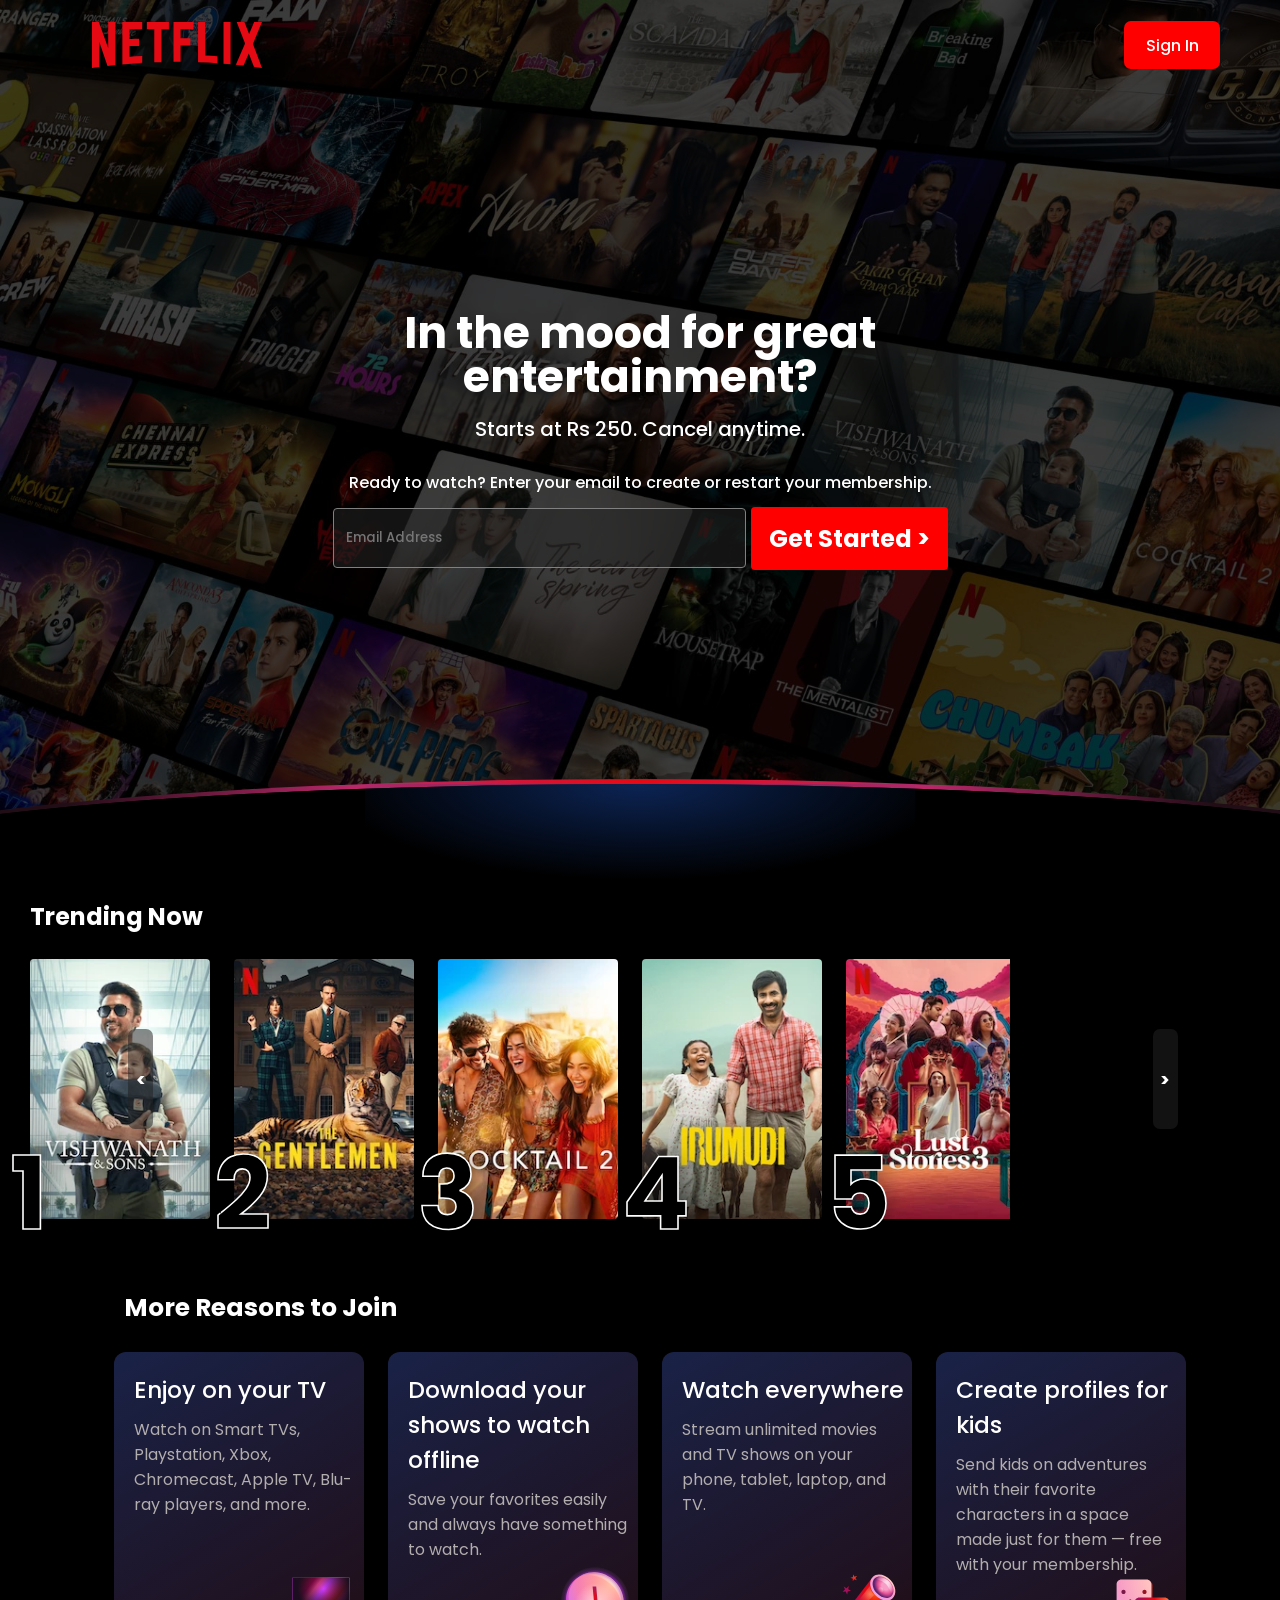
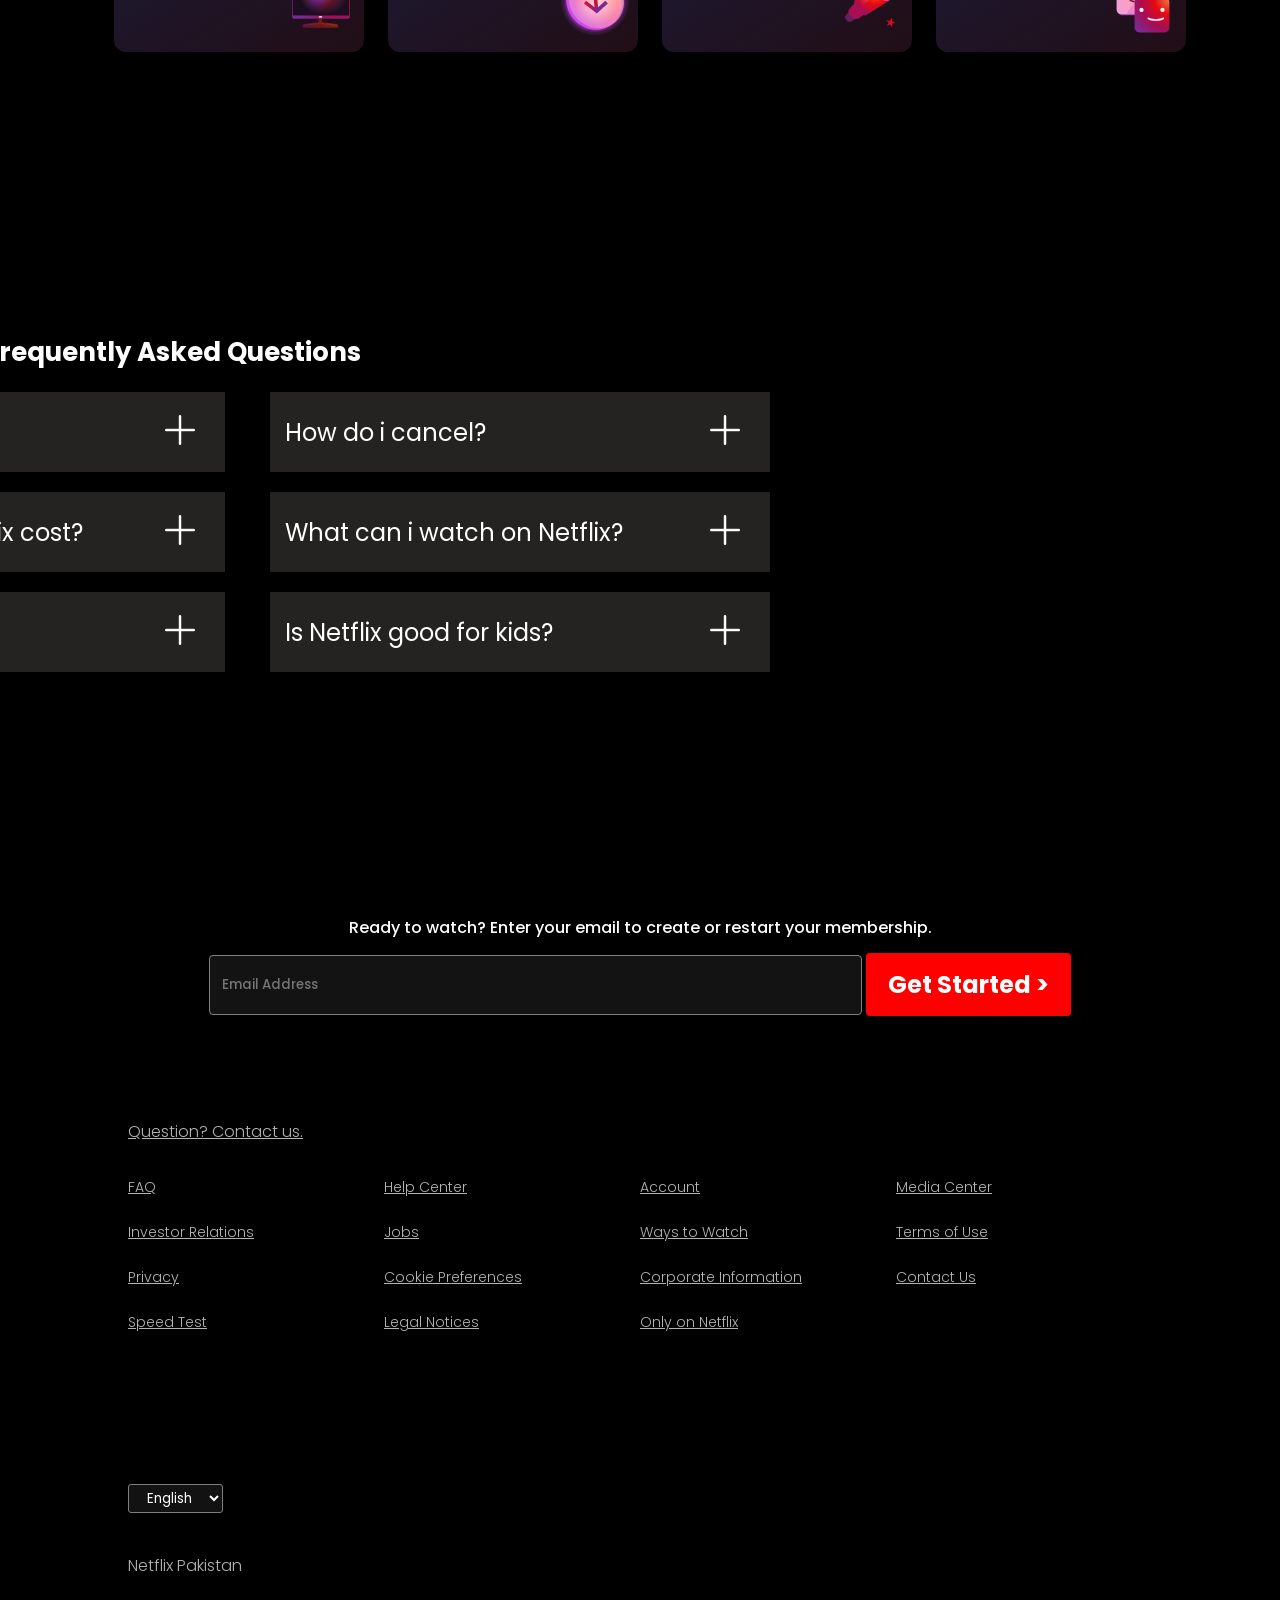
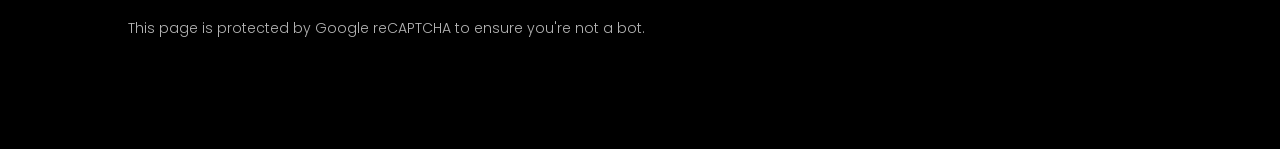
<file: Video 53 - Netflix Clone Using HTML & CSS/Index.html>
<!DOCTYPE html>
<html lang="en">

<head>
    <meta charset="UTF-8">
    <meta name="viewport" content="width=device-width, initial-scale=1.0">
    <title>Netflix clone</title>
    <link rel="stylesheet" href="style.css">
</head>

<body>
    <div class="main">

        <nav>
            <div class="navparent">
            <svg class="logo" xmlns="http://www.w3.org/2000/svg" width="170" height="70" fill="none"
                viewBox="0 0 370 100" crxlauncher-bridged="" crxlauncher="">
                <path fill="#e50914"
                    d="M50.83 93.54V0H35.21v56.77L14.9 0H0v100c5.31-.83 10.31-1.56 15.94-2.19V43.23l17.81 52.4c5.94-.84 11.56-1.15 17.08-2.09m30.84-56.87V15.63h27.6V0H66.04v92.3l43.23-3.45v-15c-9.27.32-18.44 1.05-27.6 1.67V52.3c5.83-.31 13.95-.31 20.83-.31V36.35c-5.52 0-14.8.32-20.83.32m85.73-21.04V0h-48.03v15.63h16.15V87.7c5.1-.21 10.42-.21 15.63-.21V15.63zm25.41 19.9v-19.9h28.34V0H177.4v86.67h15.41V51.15h21.36V35.52zm53.65 37.39V0h-15.63v87.7a930 930 0 0 1 42.2 2.1V74.26c-8.65-.42-17.61-1.14-26.57-1.35m39.79 17.91c5 .32 10.2.52 15.31 1.15V0h-15.31zM370 0h-17.08l-10.94 26.25L331.78 0H314.9l18.23 46.98-20.1 45.83c5.62.73 11.14 1.04 16.76 1.98l11.46-26.56 11.15 28.96c5.93.94 11.77 1.98 17.6 2.81l-19.8-52.4z" />
            </svg>
            <button class="btn signin">Sign In</button>
        </div>
        </nav>
        <div class="box"></div>
        <main>

            <div class="parent2">
                <div class="para">
                    <span>
                        <p class="heapara">In the mood for great <br>entertainment?</p>
                        <p class="norpara">Starts at Rs 250. Cancel anytime.</p>
                        <p class="norpara2">Ready to watch? Enter your email to create or restart your membership.
                        </p>
                    </span>
                </div>
            </div>

            <div class="parent3">
                <div class="upemail">
                <input type="email" placeholder="Email Address" class="email" id="firstemail"
                autocomplete="email">
                <button class="btn get">Get Started ></button>
                </div>
            </div>
        </main>
        <div class="parentseparation">
            <div class="separation">
                <div class="glow"></div>
            </div>
        </div>
        <div class="btnnn">
            <button class="btnn left">
                <</button>
                    <button class="btnn right">></button>
        </div>
        <div class="sectiontwo">
        <div class="popular">
            <div class="trending">
                Trending Now
            </div>
            <div class="movieparent">
                <div class="movie movies movie1"><span>1</span></div>
                <div class="movie movies movie2"><span>2</span></div>
                <div class="movie movies movie3"><span>3</span></div>
                <div class="movie movies movie4"><span>4</span></div>
                <div class="movie movies movie5"><span>5</span></div>
                <div class="movie movies movie6"><span>6</span></div>
                <div class="movie movies movie7"><span>7</span></div>
                <div class="movie movies movie8"><span>8</span></div>
                <div class="movie movies movie9"><span>9</span></div>
            </div>

        </div>

        <div class="cardssparent">
            <div class="cardsparent">
                <div class="more">More Reasons to Join</div>
                <div class="cards card1">
                    <span class="letters">
                        <h3>Enjoy on your TV</h3>
                        <p class="choteletters">Watch on Smart TVs, Playstation, Xbox, Chromecast, Apple TV, Blu-ray
                            players, and more.</p>

                        <span class="parentcomputer">


                            <svg width="72" height="72" viewBox="0 0 72 72" fill="none" class="computer">
                                <g id="television-core-small">
                                    <path id="Vector" fill-rule="evenodd" clip-rule="evenodd"
                                        d="M37.2 53.3992C37.2 52.7365 36.6628 52.1992 36 52.1992H34.8C34.1373 52.1992 33.6 52.7365 33.6 53.3992V56.2636C33.6 56.9129 33.0834 57.4433 32.4347 57.4739C30.3013 57.5744 28.1719 57.7834 26.0546 58.1011L19.444 59.0926C18.2692 59.2688 17.4 60.2782 17.4 61.4662V62.0992C17.4 62.4304 17.6686 62.6992 18 62.6992H52.8C53.1314 62.6992 53.4 62.4304 53.4 62.0992V61.4662C53.4 60.2782 52.5309 59.2688 51.3561 59.0926L44.7454 58.1011C42.6282 57.7834 40.4987 57.5744 38.3653 57.4739C37.7167 57.4433 37.2 56.9129 37.2 56.2636V53.3992Z"
                                        fill="url(#paint0_radial_5179_1308)"></path>
                                    <path id="Vector_2"
                                        d="M18.6 60.7388C18.6 60.2306 18.9587 59.796 19.4602 59.711C22.0196 59.2775 29.7585 58.0508 35.4 58.0508C41.0415 58.0508 48.7804 59.2775 51.3398 59.711C51.8412 59.796 52.2 60.2306 52.2 60.7388C52.2 60.902 52.0575 61.0268 51.8967 61.0004C50.1219 60.707 40.9704 59.2409 35.4 59.2409C29.8295 59.2409 20.678 60.707 18.9033 61.0004C18.7425 61.0268 18.6 60.902 18.6 60.7388Z"
                                        fill="url(#paint1_radial_5179_1308)"></path>
                                    <path id="Vector_3"
                                        d="M63 12H8.99995C8.00584 12 7.19995 12.8059 7.19995 13.8V51.6C7.19995 52.5941 8.00584 53.4 8.99995 53.4H63C63.9941 53.4 64.8 52.5941 64.8 51.6V13.8C64.8 12.8059 63.9941 12 63 12Z"
                                        fill="url(#paint2_linear_5179_1308)"></path>
                                    <path id="Vector_4"
                                        d="M63 12H8.99995C8.00584 12 7.19995 12.8059 7.19995 13.8V51.6C7.19995 52.5941 8.00584 53.4 8.99995 53.4H63C63.9941 53.4 64.8 52.5941 64.8 51.6V13.8C64.8 12.8059 63.9941 12 63 12Z"
                                        fill="url(#paint3_radial_5179_1308)"></path>
                                    <path id="Vector_5" fill-rule="evenodd" clip-rule="evenodd"
                                        d="M8.99995 12.6H63C63.663 12.6 64.2 13.1372 64.2 13.8V50.4H7.79995V13.8C7.79995 13.1372 8.33719 12.6 8.99995 12.6ZM7.19995 50.4V13.8C7.19995 12.8059 8.00581 12 8.99995 12H63C63.9942 12 64.8 12.8059 64.8 13.8V50.4V51.6C64.8 52.5941 63.9942 53.4 63 53.4H8.99995C8.00581 53.4 7.19995 52.5941 7.19995 51.6V50.4Z"
                                        fill="url(#paint4_radial_5179_1308)"></path>
                                    <path id="Vector_6"
                                        d="M35.4 52.8C36.3941 52.8 37.2 52.3971 37.2 51.9C37.2 51.4029 36.3941 51 35.4 51C34.4059 51 33.6 51.4029 33.6 51.9C33.6 52.3971 34.4059 52.8 35.4 52.8Z"
                                        fill="url(#paint5_radial_5179_1308)"></path>
                                </g>
                                <defs>
                                    <radialGradient id="paint0_radial_5179_1308" cx="0" cy="0" r="1"
                                        gradientUnits="userSpaceOnUse"
                                        gradientTransform="translate(50.3269 49.3723) rotate(118.526) scale(55.1579 46.2871)">
                                        <stop stop-color="#802600"></stop>
                                        <stop offset="0.333333" stop-color="#6F181D"></stop>
                                        <stop offset="0.666667" stop-color="#5B1333"></stop>
                                        <stop offset="1" stop-color="#391945"></stop>
                                    </radialGradient>
                                    <radialGradient id="paint1_radial_5179_1308" cx="0" cy="0" r="1"
                                        gradientUnits="userSpaceOnUse"
                                        gradientTransform="translate(48.1077 53.6128) rotate(158.116) scale(32.7275 42.219)">
                                        <stop stop-color="#99421D"></stop>
                                        <stop offset="0.333333" stop-color="#99161D"></stop>
                                        <stop offset="0.666667" stop-color="#7D1845"></stop>
                                        <stop offset="1" stop-color="#59216E"></stop>
                                    </radialGradient>
                                    <linearGradient id="paint2_linear_5179_1308" x1="10.4727" y1="14.9572" x2="56.1755"
                                        y2="51.4814" gradientUnits="userSpaceOnUse">
                                        <stop stop-color="#99161D"></stop>
                                        <stop offset="0.245283" stop-color="#CA005B"></stop>
                                        <stop offset="0.346698" stop-color="#FF479A"></stop>
                                        <stop offset="0.46934" stop-color="#CC3CFF"></stop>
                                        <stop offset="0.735849" stop-color="#BC1A22"></stop>
                                        <stop offset="1" stop-color="#C94FF5"></stop>
                                    </linearGradient>
                                    <radialGradient id="paint3_radial_5179_1308" cx="0" cy="0" r="1"
                                        gradientUnits="userSpaceOnUse"
                                        gradientTransform="translate(38.6181 23.8286) rotate(90) scale(25.9571 25.8545)">
                                        <stop stop-color="#1C0E20" stop-opacity="0"></stop>
                                        <stop offset="1" stop-color="#1C0E20"></stop>
                                    </radialGradient>
                                    <radialGradient id="paint4_radial_5179_1308" cx="0" cy="0" r="1"
                                        gradientUnits="userSpaceOnUse"
                                        gradientTransform="translate(54 20.1938) rotate(144.293) scale(47.2897 44.8232)">
                                        <stop stop-color="#EF7744"></stop>
                                        <stop offset="0.333333" stop-color="#E50914"></stop>
                                        <stop offset="0.666667" stop-color="#A70D53"></stop>
                                        <stop offset="1" stop-color="#792A95"></stop>
                                    </radialGradient>
                                    <radialGradient id="paint5_radial_5179_1308" cx="0" cy="0" r="1"
                                        gradientUnits="userSpaceOnUse"
                                        gradientTransform="translate(36.525 51.3562) rotate(135) scale(4.58735)">
                                        <stop stop-color="#FFDCCC"></stop>
                                        <stop offset="0.333333" stop-color="#FFBDC0"></stop>
                                        <stop offset="0.666667" stop-color="#F89DC6"></stop>
                                        <stop offset="1" stop-color="#E4A1FA"></stop>
                                    </radialGradient>
                                </defs>
                            </svg>

                        </span>
                    </span>

                </div>
                <div class="cards card2">
                    <span class="letters">
                        <h3>Download your shows to watch offline</h3>
                        <p class="choteletters">Save your favorites easily and always have something to watch.</p>
                        <span class="parentarrow">

                            <svg width="72" height="72" viewBox="0 0 72 72" fill="none" class="arrow">
                                <g id="download-core-small">
                                    <path id="Vector"
                                        d="M36 70.2008C54.8882 70.2008 70.2001 54.8889 70.2001 36.0008C70.2001 17.1126 54.8882 1.80078 36 1.80078C17.1119 1.80078 1.80005 17.1126 1.80005 36.0008C1.80005 54.8889 17.1119 70.2008 36 70.2008Z"
                                        fill="url(#paint0_radial_5179_7940)"></path>
                                    <path id="Vector_2" opacity="0.4"
                                        d="M64.7658 36.195C65.5206 51.5916 53.7908 63.5824 38.5668 62.977C23.3428 62.3722 10.3893 49.4 9.63446 34.0034C8.87954 18.6068 20.6091 6.61594 35.8331 7.22116C51.0571 7.82638 64.0104 20.7984 64.7658 36.195Z"
                                        fill="url(#paint1_radial_5179_7940)"></path>
                                    <path id="Vector_3"
                                        d="M62.3657 37.9958C63.1205 53.3924 51.3908 65.3832 36.1668 64.7778C20.9428 64.173 7.9893 51.2008 7.23444 35.8041C6.47952 20.4075 18.2091 8.41672 33.4331 9.02194C48.6571 9.62716 61.6103 22.5992 62.3657 37.9958Z"
                                        fill="url(#paint2_radial_5179_7940)"></path>
                                    <path id="Vector_4" opacity="0.5"
                                        d="M64.7658 36.195C65.5206 51.5916 53.7908 63.5824 38.5668 62.977C23.3428 62.3722 10.3893 49.4 9.63446 34.0034C8.87954 18.6068 20.6091 6.61594 35.8331 7.22116C51.0571 7.82638 64.0104 20.7984 64.7658 36.195Z"
                                        fill="url(#paint3_radial_5179_7940)"></path>
                                    <path id="Vector_5" opacity="0.6"
                                        d="M36.9 60.6C48.6636 60.6 58.2 51.0637 58.2 39.3C58.2 27.5363 48.6636 18 36.9 18C25.1363 18 15.6 27.5363 15.6 39.3C15.6 51.0637 25.1363 60.6 36.9 60.6Z"
                                        fill="url(#paint4_radial_5179_7940)"></path>
                                    <path id="Vector_6" fill-rule="evenodd" clip-rule="evenodd"
                                        d="M39.0849 42.2727L46.3387 35.76L48.8945 38.5142L38.9118 47.477L37.8466 48.4333L36.6071 47.477L24.9899 38.5142L27.0434 35.76L35.4849 42.2727L33.6 21.6016H37.2L39.0849 42.2727Z"
                                        fill="url(#paint5_radial_5179_7940)"></path>
                                    <path id="Vector_7" opacity="0.4" fill-rule="evenodd" clip-rule="evenodd"
                                        d="M61.6566 34.9618C61.7832 35.3893 62.391 35.3233 62.3694 34.878C61.6962 21.1369 50.1509 9.55975 36.5817 9.01957C34.4606 8.93515 32.4155 9.12541 30.4772 9.55909C30.0745 9.64915 30.1575 10.2082 30.5697 10.2246C45.0094 10.7979 57.6246 21.2971 61.6566 34.9618Z"
                                        fill="url(#paint6_radial_5179_7940)"></path>
                                </g>
                                <defs>
                                    <radialGradient id="paint0_radial_5179_7940" cx="0" cy="0" r="1"
                                        gradientUnits="userSpaceOnUse"
                                        gradientTransform="translate(36.0001 36.1837) rotate(-90) scale(34.3829)">
                                        <stop offset="0.782019" stop-color="#982DBE"></stop>
                                        <stop offset="0.906819" stop-color="#B038DC" stop-opacity="0.2"></stop>
                                        <stop offset="1" stop-color="#E4A1FA" stop-opacity="0"></stop>
                                    </radialGradient>
                                    <radialGradient id="paint1_radial_5179_7940" cx="0" cy="0" r="1"
                                        gradientUnits="userSpaceOnUse"
                                        gradientTransform="translate(52.9937 20.0992) rotate(135) scale(49.9836)">
                                        <stop stop-color="#FFDCCC"></stop>
                                        <stop offset="0.333333" stop-color="#FFBDC0"></stop>
                                        <stop offset="0.666667" stop-color="#F89DC6"></stop>
                                        <stop offset="1" stop-color="#E4A1FA"></stop>
                                    </radialGradient>
                                    <radialGradient id="paint2_radial_5179_7940" cx="0" cy="0" r="1"
                                        gradientUnits="userSpaceOnUse"
                                        gradientTransform="translate(52.7999 19.6937) rotate(135) scale(53.1037)">
                                        <stop stop-color="#FFA984"></stop>
                                        <stop offset="0.333333" stop-color="#FF787F"></stop>
                                        <stop offset="0.666667" stop-color="#F45FA2"></stop>
                                        <stop offset="1" stop-color="#C44AF1"></stop>
                                    </radialGradient>
                                    <radialGradient id="paint3_radial_5179_7940" cx="0" cy="0" r="1"
                                        gradientUnits="userSpaceOnUse"
                                        gradientTransform="translate(52.9937 20.0992) rotate(135) scale(49.9836)">
                                        <stop stop-color="#FFDCCC"></stop>
                                        <stop offset="0.333333" stop-color="#FFBDC0"></stop>
                                        <stop offset="0.666667" stop-color="#F89DC6"></stop>
                                        <stop offset="1" stop-color="#E4A1FA"></stop>
                                    </radialGradient>
                                    <radialGradient id="paint4_radial_5179_7940" cx="0" cy="0" r="1"
                                        gradientUnits="userSpaceOnUse"
                                        gradientTransform="translate(36.9 39.3) scale(21.3)">
                                        <stop stop-color="white"></stop>
                                        <stop offset="1" stop-color="white" stop-opacity="0"></stop>
                                    </radialGradient>
                                    <radialGradient id="paint5_radial_5179_7940" cx="0" cy="0" r="1"
                                        gradientUnits="userSpaceOnUse"
                                        gradientTransform="translate(31.2 32.1016) rotate(39.5226) scale(15.5567)">
                                        <stop stop-color="#EF7744"></stop>
                                        <stop offset="0.2406" stop-color="#E50914"></stop>
                                        <stop offset="1" stop-color="#792A95"></stop>
                                    </radialGradient>
                                    <radialGradient id="paint6_radial_5179_7940" cx="0" cy="0" r="1"
                                        gradientUnits="userSpaceOnUse"
                                        gradientTransform="translate(50.7 21.3) rotate(-180) scale(30)">
                                        <stop stop-color="white"></stop>
                                        <stop offset="1" stop-color="white" stop-opacity="0"></stop>
                                    </radialGradient>
                                </defs>
                            </svg>
                        </span>
                    </span>
                </div>
                <div class="cards card3">
                    <span class="letters">
                        <h3>Watch everywhere</h3>
                        <p class="choteletters">Stream unlimited movies and TV shows on your phone, tablet, laptop, and
                            TV.</p>
                        <span class="parenttelescope">

                            <svg width="72" height="72" viewBox="0 0 72 72" fill="none" class="telescope">
                                <g id="telescope-core-small">
                                    <path id="Vector"
                                        d="M24.0492 36.6016L33.6 46.3898L17.8029 56.8633C17.8029 56.8633 15.8891 57.6983 13.625 55.2638C11.361 52.8293 12.1235 51.238 12.1235 51.238L24.0492 36.6016Z"
                                        fill="url(#paint0_radial_5179_1664)"></path>
                                    <path id="Vector_2"
                                        d="M25.0344 34.1992L36 46.151L25.0616 53.8043C25.0616 53.8043 21.8289 55.0984 18.0987 51.0172C14.3686 46.9358 15.9198 44.5105 15.9198 44.5105L25.0344 34.1992Z"
                                        fill="url(#paint1_radial_5179_1664)"></path>
                                    <path id="Vector_3"
                                        d="M39 13.0195L59.1 33.6788L32.5325 50.4142C32.5325 50.4142 28.7459 50.2552 24.3978 45.4897C20.0498 40.7243 21.4096 35.8101 21.4096 35.8101L39 13.0195Z"
                                        fill="url(#paint2_radial_5179_1664)"></path>
                                    <path id="Vector_4"
                                        d="M57.6709 15.3516C63.1044 21.2807 63.9858 29.2883 59.6386 33.2371C55.2916 37.186 47.3628 35.5806 41.9292 29.6515C36.4954 23.7224 35.6145 15.7148 39.9615 11.766C44.3084 7.81716 52.2372 9.42252 57.6709 15.3516Z"
                                        fill="url(#paint3_radial_5179_1664)"></path>
                                    <path id="Vector_5"
                                        d="M58.3787 31.255C54.8121 34.5032 48.2143 33.0817 43.6421 28.0798C39.07 23.078 38.2547 16.39 41.8213 13.1419C45.3879 9.89364 51.9857 11.3152 56.5579 16.3171C61.1298 21.3189 61.9452 28.0069 58.3787 31.255Z"
                                        fill="url(#paint4_radial_5179_1664)"></path>
                                    <path id="Vector_6" opacity="0.85"
                                        d="M59.6783 28.823C60.576 24.1785 59.6544 20.5934 56.1603 16.6199C52.6662 12.6464 47.3508 10.8657 43.7796 12.7598C39.371 15.098 48.3734 13.5961 53.4577 19.5815C57.8259 24.724 58.8516 33.1009 59.6783 28.823Z"
                                        fill="url(#paint5_radial_5179_1664)"></path>
                                    <path id="Vector_7" opacity="0.4"
                                        d="M50.3979 25.2452C50.4549 26.7239 49.2932 27.7677 47.8032 27.5766C46.3131 27.3856 45.059 26.032 45.002 24.5532C44.945 23.0745 46.1067 22.0307 47.5968 22.2218C49.0868 22.4128 50.341 23.7664 50.3979 25.2452Z"
                                        fill="url(#paint6_radial_5179_1664)"></path>
                                    <path id="Vector_8" opacity="0.6"
                                        d="M36.9217 21.0039L26.4258 34.3627C26.3297 36.4604 28.2903 39.5534 30.0334 40.8344L41.2345 29.9105C39.6 28.2005 36.9591 24.1025 36.9217 21.0039Z"
                                        fill="url(#paint7_radial_5179_1664)"></path>
                                    <path id="Vector_9" fill-rule="evenodd" clip-rule="evenodd"
                                        d="M20.0576 9.60156L21.479 11.7187L24 11.0654L22.3575 13.0272L23.7789 15.1444L21.3424 14.2397L19.7 16.2016L19.8365 13.6806L17.4 12.7759L19.9209 12.1225L20.0576 9.60156ZM58.776 52.8016L58.9623 56.4685L62.4 57.4188L59.0774 58.7347L59.2637 62.4016L57.0239 59.548L53.7014 60.8638L55.6397 57.7843L53.4 54.9307L56.8377 55.8811L58.776 52.8016ZM15.206 24.2101L15.8768 21.0016L13.4793 23.1964L10.6853 21.5563L11.9975 24.553L9.59998 26.7478L12.8085 26.405L14.1207 29.4016L14.7915 26.1931L18 25.8502L15.206 24.2101Z"
                                        fill="url(#paint8_linear_5179_1664)"></path>
                                </g>
                                <defs>
                                    <radialGradient id="paint0_radial_5179_1664" cx="0" cy="0" r="1"
                                        gradientUnits="userSpaceOnUse"
                                        gradientTransform="translate(36.6875 32.7016) rotate(135) scale(34.9134)">
                                        <stop stop-color="#99421D"></stop>
                                        <stop offset="0.333333" stop-color="#99161D"></stop>
                                        <stop offset="0.666667" stop-color="#7D1845"></stop>
                                        <stop offset="1" stop-color="#59216E"></stop>
                                    </radialGradient>
                                    <radialGradient id="paint1_radial_5179_1664" cx="0" cy="0" r="1"
                                        gradientUnits="userSpaceOnUse"
                                        gradientTransform="translate(42.5937 27.2992) rotate(135) scale(44.5477 44.5279)">
                                        <stop stop-color="#EF7744"></stop>
                                        <stop offset="0.333333" stop-color="#E50914"></stop>
                                        <stop offset="0.666667" stop-color="#A70D53"></stop>
                                        <stop offset="1" stop-color="#792A95"></stop>
                                    </radialGradient>
                                    <radialGradient id="paint2_radial_5179_1664" cx="0" cy="0" r="1"
                                        gradientUnits="userSpaceOnUse"
                                        gradientTransform="translate(42.3 29.106) rotate(135) scale(31.8127)">
                                        <stop stop-color="#FB540D"></stop>
                                        <stop offset="0.333333" stop-color="#E50914"></stop>
                                        <stop offset="0.666667" stop-color="#A70D53"></stop>
                                        <stop offset="1" stop-color="#792A95"></stop>
                                    </radialGradient>
                                    <radialGradient id="paint3_radial_5179_1664" cx="0" cy="0" r="1"
                                        gradientUnits="userSpaceOnUse"
                                        gradientTransform="translate(57.675 14.7078) rotate(134.326) scale(24.0433 24.0367)">
                                        <stop stop-color="#FFDCCC"></stop>
                                        <stop offset="0.333333" stop-color="#FFBDC0"></stop>
                                        <stop offset="0.666667" stop-color="#F89DC6"></stop>
                                        <stop offset="1" stop-color="#E4A1FA"></stop>
                                    </radialGradient>
                                    <radialGradient id="paint4_radial_5179_1664" cx="0" cy="0" r="1"
                                        gradientUnits="userSpaceOnUse"
                                        gradientTransform="translate(52.1305 21.273) rotate(141.875) scale(9.87138 12.8159)">
                                        <stop offset="0.307292" stop-color="#F89DC6"></stop>
                                        <stop offset="0.645392" stop-color="#E75094"></stop>
                                        <stop offset="1" stop-color="#59216E"></stop>
                                    </radialGradient>
                                    <radialGradient id="paint5_radial_5179_1664" cx="0" cy="0" r="1"
                                        gradientUnits="userSpaceOnUse"
                                        gradientTransform="translate(55.8 15.6) rotate(135) scale(13.1522)">
                                        <stop stop-color="white"></stop>
                                        <stop offset="1" stop-color="white" stop-opacity="0"></stop>
                                    </radialGradient>
                                    <radialGradient id="paint6_radial_5179_1664" cx="0" cy="0" r="1"
                                        gradientUnits="userSpaceOnUse"
                                        gradientTransform="translate(49.2362 22.9648) rotate(131.079) scale(5.08644 6.006)">
                                        <stop stop-color="white"></stop>
                                        <stop offset="1" stop-color="white" stop-opacity="0"></stop>
                                    </radialGradient>
                                    <radialGradient id="paint7_radial_5179_1664" cx="0" cy="0" r="1"
                                        gradientUnits="userSpaceOnUse"
                                        gradientTransform="translate(36.8758 29.1353) rotate(137.622) scale(13.5764)">
                                        <stop stop-color="#FFA984"></stop>
                                        <stop offset="1" stop-color="#F7636B" stop-opacity="0"></stop>
                                    </radialGradient>
                                    <linearGradient id="paint8_linear_5179_1664" x1="44.65" y1="27.9016" x2="24.25"
                                        y2="48.3016" gradientUnits="userSpaceOnUse">
                                        <stop stop-color="#EF7744"></stop>
                                        <stop offset="0.333333" stop-color="#E50914"></stop>
                                        <stop offset="0.666667" stop-color="#A70D53"></stop>
                                        <stop offset="1" stop-color="#792A95"></stop>
                                    </linearGradient>
                                </defs>
                            </svg>
                        </span>
                    </span>
                </div>
                <div class="cards card4">
                    <span class="letters">
                        <h3>Create profiles for kids</h3>
                        <p class="choteletters">Send kids on adventures with their favorite characters in a space made
                            just for them — free with your membership.</p>
                        <span class="parentsmile">

                            <svg width="72" height="72" viewBox="0 0 72 72" fill="none" class="smile">
                                <g id="profiles-core-small">
                                    <path id="Vector"
                                        d="M10.8 15.6008C10.8 12.9499 12.949 10.8008 15.5999 10.8008H40.8C43.4509 10.8008 45.6 12.9498 45.6 15.6008V40.8007C45.6 43.4516 43.4509 45.6007 40.8 45.6007H15.6C12.949 45.6007 10.8 43.4517 10.8 40.8007V15.6008Z"
                                        fill="url(#paint0_radial_5179_7919)"></path>
                                    <path id="Vector_2"
                                        d="M9.59998 14.4016C9.59998 11.7506 11.749 9.60162 14.4 9.60156H39.6C42.251 9.60156 44.4 11.7506 44.4 14.4016V39.6015C44.4 42.2525 42.251 44.4015 39.6 44.4015H14.4C11.749 44.4016 9.59998 42.2525 9.59998 39.6015V14.4016Z"
                                        fill="url(#paint1_radial_5179_7919)"></path>
                                    <path id="Vector_3"
                                        d="M18.6 21.9008C18.6 23.0606 17.6598 24.0008 16.5 24.0008C15.3402 24.0008 14.4 23.0606 14.4 21.9008C14.4 20.741 15.3402 19.8008 16.5 19.8008C17.6598 19.8008 18.6 20.741 18.6 21.9008Z"
                                        fill="url(#paint2_radial_5179_7919)"></path>
                                    <path id="Vector_4"
                                        d="M39.6 21.9008C39.6 23.0606 38.6598 24.0008 37.5 24.0008C36.3402 24.0008 35.4 23.0606 35.4 21.9008C35.4 20.741 36.3402 19.8008 37.5 19.8008C38.6598 19.8008 39.6 20.741 39.6 21.9008Z"
                                        fill="url(#paint3_radial_5179_7919)"></path>
                                    <path id="Vector_5"
                                        d="M23.6713 29.4501C23.2437 29.1967 22.6917 29.3379 22.4383 29.7655C22.1848 30.1932 22.3261 30.7452 22.7537 30.9986C23.8254 31.6337 26.769 32.7744 30.6375 32.7744C34.506 32.7744 37.4497 31.6337 38.5213 30.9986C38.949 30.7452 39.0902 30.1932 38.8368 29.7655C38.5834 29.3379 38.0313 29.1967 37.6037 29.4501C36.8191 29.9151 34.194 30.9744 30.6375 30.9744C27.081 30.9744 24.456 29.9151 23.6713 29.4501Z"
                                        fill="url(#paint4_radial_5179_7919)"></path>
                                    <path id="Vector_6" opacity="0.35"
                                        d="M19.2 44.4016H28.2L32.4 27.6016C30.2787 28.1801 28.4542 29.5387 27.2921 31.4053L19.2 44.4016Z"
                                        fill="url(#paint5_radial_5179_7919)"></path>
                                    <path id="Vector_7"
                                        d="M27.6 32.4016C27.6 29.7506 29.749 27.6016 32.4 27.6016L57.6 27.6016C60.2508 27.6016 62.4 29.7506 62.4 32.4016V57.6015C62.4 60.2524 60.2508 62.4016 57.6 62.4016H32.4C29.749 62.4016 27.6 60.2524 27.6 57.6016V32.4016Z"
                                        fill="url(#paint6_radial_5179_7919)"></path>
                                    <path id="Vector_8"
                                        d="M36.6 39.9008C36.6 41.0606 35.6598 42.0008 34.5 42.0008C33.3402 42.0008 32.4 41.0606 32.4 39.9008C32.4 38.741 33.3402 37.8008 34.5 37.8008C35.6598 37.8008 36.6 38.741 36.6 39.9008Z"
                                        fill="url(#paint7_radial_5179_7919)"></path>
                                    <path id="Vector_9"
                                        d="M57.6 39.9008C57.6 41.0606 56.6598 42.0008 55.5 42.0008C54.3402 42.0008 53.4 41.0606 53.4 39.9008C53.4 38.741 54.3402 37.8008 55.5 37.8008C56.6598 37.8008 57.6 38.741 57.6 39.9008Z"
                                        fill="url(#paint8_radial_5179_7919)"></path>
                                    <path id="Vector_10"
                                        d="M41.8213 47.6025C41.3937 47.349 40.8416 47.4903 40.5882 47.9179C40.3348 48.3455 40.476 48.8976 40.9037 49.1509C41.9753 49.786 44.919 50.9267 48.7875 50.9267C52.656 50.9267 55.5996 49.786 56.6713 49.1509C57.0989 48.8976 57.2402 48.3455 56.9867 47.9179C56.7333 47.4903 56.1813 47.349 55.7537 47.6025C54.969 48.0674 52.344 49.1267 48.7875 49.1267C45.231 49.1267 42.6059 48.0674 41.8213 47.6025Z"
                                        fill="url(#paint9_radial_5179_7919)"></path>
                                </g>
                                <defs>
                                    <radialGradient id="paint0_radial_5179_7919" cx="0" cy="0" r="1"
                                        gradientUnits="userSpaceOnUse"
                                        gradientTransform="translate(39.075 17.6882) rotate(135) scale(32.8097)">
                                        <stop stop-color="#99421D"></stop>
                                        <stop offset="0.333333" stop-color="#99161D"></stop>
                                        <stop offset="0.666667" stop-color="#7D1845"></stop>
                                        <stop offset="1" stop-color="#59216E"></stop>
                                    </radialGradient>
                                    <radialGradient id="paint1_radial_5179_7919" cx="0" cy="0" r="1"
                                        gradientUnits="userSpaceOnUse"
                                        gradientTransform="translate(62.4 8.70157) rotate(133.87) scale(75.3216)">
                                        <stop stop-color="#FFDCCC"></stop>
                                        <stop offset="0.333333" stop-color="#FFBDC0"></stop>
                                        <stop offset="0.666667" stop-color="#F89DC6"></stop>
                                        <stop offset="1" stop-color="#E4A1FA"></stop>
                                    </radialGradient>
                                    <radialGradient id="paint2_radial_5179_7919" cx="0" cy="0" r="1"
                                        gradientUnits="userSpaceOnUse"
                                        gradientTransform="translate(60.3 11.1008) rotate(133.939) scale(68.7426 55.9547)">
                                        <stop stop-color="#99421D"></stop>
                                        <stop offset="0.333333" stop-color="#99161D"></stop>
                                        <stop offset="0.666667" stop-color="#7D1845"></stop>
                                        <stop offset="1" stop-color="#59216E"></stop>
                                    </radialGradient>
                                    <radialGradient id="paint3_radial_5179_7919" cx="0" cy="0" r="1"
                                        gradientUnits="userSpaceOnUse"
                                        gradientTransform="translate(60.3 11.1008) rotate(133.939) scale(68.7426 55.9547)">
                                        <stop stop-color="#99421D"></stop>
                                        <stop offset="0.333333" stop-color="#99161D"></stop>
                                        <stop offset="0.666667" stop-color="#7D1845"></stop>
                                        <stop offset="1" stop-color="#59216E"></stop>
                                    </radialGradient>
                                    <radialGradient id="paint4_radial_5179_7919" cx="0" cy="0" r="1"
                                        gradientUnits="userSpaceOnUse"
                                        gradientTransform="translate(60.3 11.0994) rotate(133.939) scale(68.7426 55.9548)">
                                        <stop stop-color="#99421D"></stop>
                                        <stop offset="0.333333" stop-color="#99161D"></stop>
                                        <stop offset="0.666667" stop-color="#7D1845"></stop>
                                        <stop offset="1" stop-color="#59216E"></stop>
                                    </radialGradient>
                                    <radialGradient id="paint5_radial_5179_7919" cx="0" cy="0" r="1"
                                        gradientUnits="userSpaceOnUse"
                                        gradientTransform="translate(39.6 27.9016) rotate(135) scale(23.3345)">
                                        <stop stop-color="#FFA984"></stop>
                                        <stop offset="0.333333" stop-color="#FF787F"></stop>
                                        <stop offset="0.666667" stop-color="#F45FA2"></stop>
                                        <stop offset="1" stop-color="#C44AF1"></stop>
                                    </radialGradient>
                                    <radialGradient id="paint6_radial_5179_7919" cx="0" cy="0" r="1"
                                        gradientUnits="userSpaceOnUse"
                                        gradientTransform="translate(61.8 29.7016) rotate(135) scale(43.2749)">
                                        <stop stop-color="#EF7744"></stop>
                                        <stop offset="0.333333" stop-color="#E50914"></stop>
                                        <stop offset="0.666667" stop-color="#A70D53"></stop>
                                        <stop offset="1" stop-color="#792A95"></stop>
                                    </radialGradient>
                                    <radialGradient id="paint7_radial_5179_7919" cx="0" cy="0" r="1"
                                        gradientUnits="userSpaceOnUse"
                                        gradientTransform="translate(62.1 11.1008) rotate(137.146) scale(73.6614 60.3576)">
                                        <stop stop-color="#FFDCCC"></stop>
                                        <stop offset="0.333333" stop-color="#FDF6F6"></stop>
                                        <stop offset="0.666667" stop-color="#FADCE9"></stop>
                                        <stop offset="1" stop-color="#E4A1FA"></stop>
                                    </radialGradient>
                                    <radialGradient id="paint8_radial_5179_7919" cx="0" cy="0" r="1"
                                        gradientUnits="userSpaceOnUse"
                                        gradientTransform="translate(62.1 11.1008) rotate(137.146) scale(73.6614 60.3576)">
                                        <stop stop-color="#FFDCCC"></stop>
                                        <stop offset="0.333333" stop-color="#FDF6F6"></stop>
                                        <stop offset="0.666667" stop-color="#FADCE9"></stop>
                                        <stop offset="1" stop-color="#E4A1FA"></stop>
                                    </radialGradient>
                                    <radialGradient id="paint9_radial_5179_7919" cx="0" cy="0" r="1"
                                        gradientUnits="userSpaceOnUse"
                                        gradientTransform="translate(62.1 11.1017) rotate(137.146) scale(73.6614 60.3576)">
                                        <stop stop-color="#FFDCCC"></stop>
                                        <stop offset="0.333333" stop-color="#FDF6F6"></stop>
                                        <stop offset="0.666667" stop-color="#FADCE9"></stop>
                                        <stop offset="1" stop-color="#E4A1FA"></stop>
                                    </radialGradient>
                                </defs>
                            </svg>
                        </span>
                    </span>
                </div>
            </div>
        </div>
        
        <div class="parent4">
            <div class="frequently">
                Frequently Asked Questions
            </div>
            <div class="questions">
                    <div class="questionss">
                    <div class="question question1">
                        <span>
                            <h3 class="ask"><button>What is Netflix?</button></h3>
                            <h3 class="plus"><button><img src="Assets/Svg.Icons/plus.png" alt="" style="width: 30px; height: 30px; color: white;"></button></h3>
                    </span>
                </div>
                <div class="question question2">
                    <span>
                        <h3 class="ask"><button>How much does Netflix cost?</button></h3>
                        <h3 class="plus"><button><img src="Assets/Svg.Icons/plus.png" alt="" style="width: 30px; height: 30px; color: white;"></button></h3>
                    </span>
                </div>
                <div class="question question3">
                    <span>
                        <h3 class="ask"><button>Where can i watch?</button></h3>
                        <h3 class="plus"><button><img src="Assets/Svg.Icons/plus.png" alt="" style="width: 30px; height: 30px; color: white;"></button></h3>
                    </span>
                </div>
                </div>
                <div class="questionss2">

                    <div class="question question4">
                        <span>
                            <h3 class="ask"><button>How do i cancel?</button></h3>
                            <h3 class="plus"><button><img src="Assets/Svg.Icons/plus.png" alt="" style="width: 30px; height: 30px; color: white;"></button></h3>
                        </span>
                    </div>
                    <div class="question question5">
                        <span>
                            <h3 class="ask"><button>What can i watch on Netflix?</button></h3>
                            <h3 class="plus"><button><img src="Assets/Svg.Icons/plus.png" alt="" style="width: 30px; height: 30px; color: white;"></button></h3>
                        </span>
                    </div>
                    <div class="question question6">
                        <span>
                            <h3 class="ask"><button>Is Netflix good for kids?</button></h3>
                            <h3 class="plus"><button><img src="Assets/Svg.Icons/plus.png" alt="" style="width: 30px; height: 30px; color: white;"></button></h3>
                        </span>
                    </div>
                </div>
            </div>
        </div>
        <div class="parentdownemail">
            <span>
                <p class="ready">Ready to watch? Enter your email to create or restart your membership.</p>
                <div class="downemail">
                <input type="email" placeholder="Email Address" class="email emaill" id="secondemail" autocomplete="email">
                <button class="btn get started">Get Started ></button>
                </span>
            </div>
        </div>
 
    <section class="sectionthree">
    <footer class="parent5">
        <div class="linksparent">
            <div class="firstlink">
                <ul class="contact">
                    <li class="contactus"><a href="contactus">Question? Contact us.</a></li>
                </ul>
            </div>
            <div class="linkcolumn">
                <div class="alllinks">
                    <ul class="links">
                        <li class="link link1"><a href="FAQ">FAQ</a></li>
                        <li class="link link1"><a href="Help Center">Help Center</a></li>
                        <li class="link link1"><a href="Account">Account</a></li>
                        <li class="link link1"><a href="Media Center">Media Center</a></li>
                        <li class="link link1"><a href="Investor Relations">Investor Relations</a></li>
                    <li class="link link1"><a href="Jobs">Jobs</a></li>
                    <li class="link link1"><a href="Ways to Watch">Ways to Watch</a></li>
                    <li class="link link1"><a href="Terms of Use">Terms of Use</a></li>
                    <li class="link link1"><a href="Privacy">Privacy</a></li>
                    <li class="link link1"><a href="Cookie Preferences">Cookie Preferences</a></li>
                    <li class="link link1"><a href="Corporate Information">Corporate Information</a></li>
                    <li class="link link1"><a href="Contact Us">Contact Us</a></li>
                    <li class="link link1"><a href="Speed Test">Speed Test</a></li>
                    <li class="link link1"><a href="Legal Notices">Legal Notices</a></li>
                    <li class="link link1"><a href="Only on Netflix">Only on Netflix</a></li>
                </ul>
            </div>
        </div>
            <div class="selectparent">
                <select name="Langauge" id="Language" class="language">
                    <option class="english" value="English">English</option>
                </select>
        </div>
        <div class="netflixpk">
            <p>Netflix Pakistan</p>
        </div>
        <div class="robot">
            <p>This page is protected by Google reCAPTCHA to ensure you're not a bot.</p>
        </div>
        </div>
      </footer>
    </section>
 </div>
</body>
</html>
</file>
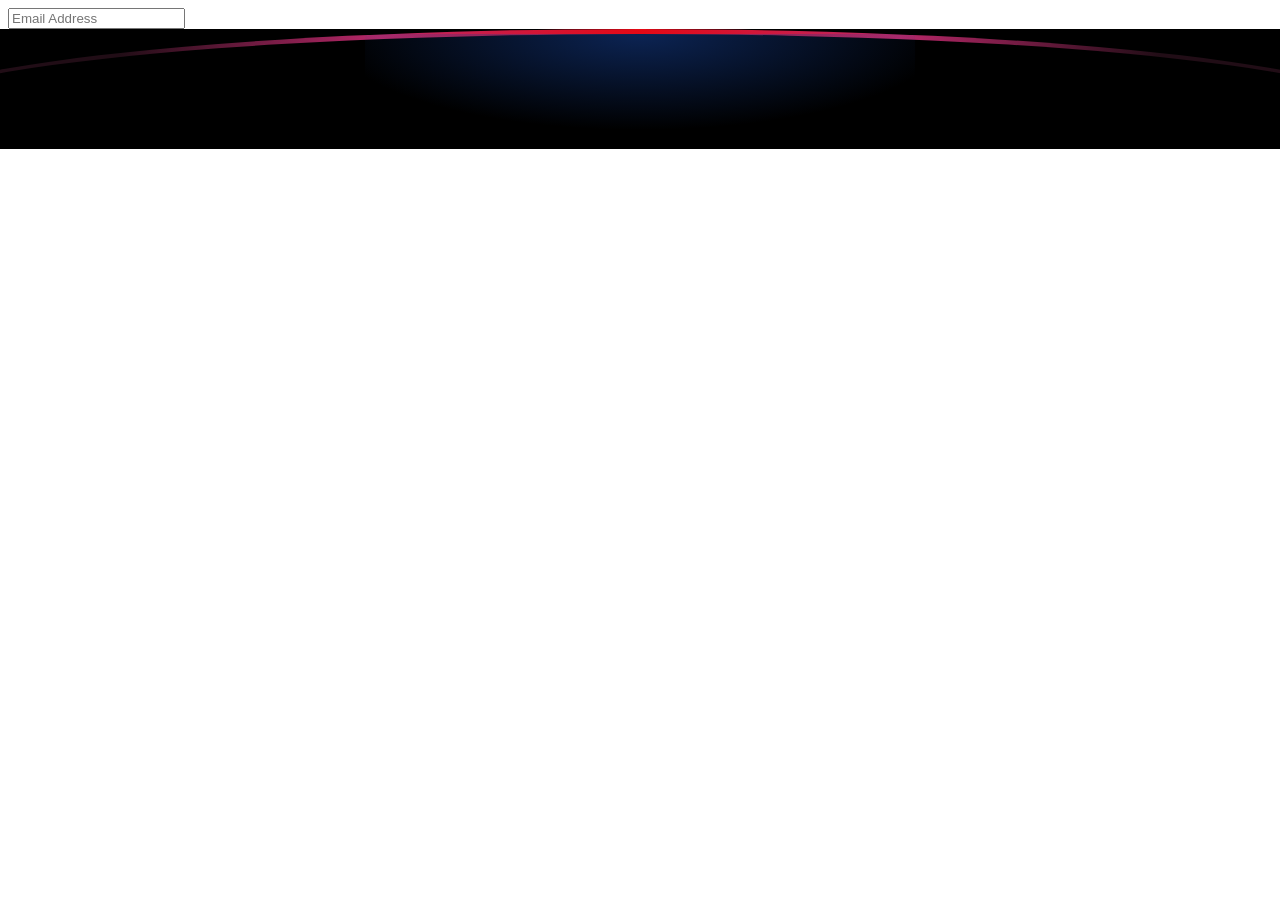
<file: Video 53 - Netflix Clone Using HTML & CSS/svg.html>
<!DOCTYPE html>
<html lang="en">

<head>
    <meta charset="UTF-8">
    <meta name="viewport" content="width=device-width, initial-scale=1.0">
    <title>Document</title>
    <style>
        body {
            overflow-x: hidden;
        }

        .parentline {
            width: 110%;
            height: 120px;
            background-color: black;
            overflow: hidden;
            position: relative;
            left: 50%;
            transform: translateX(-50%);


        }

        .line {
            position: absolute;
            width: 110%;
            height: 180px;
            border-radius: 53%;
            transform: translate(-50%);
            left: 50%;
            background: linear-gradient(to right,
                    rgba(33, 13, 22, 1) 16%,
                    rgba(184, 40, 105, 1),
                    rgba(229, 9, 20, 1),
                    rgba(184, 40, 105, 1),
                    rgba(33, 13, 22, 1) 84%);
            display: flex;
            justify-content: center;
            overflow: hidden;
            z-index: 3;


        }


        .line::before {
            content: '';
            position: absolute;
            inset: 5px;
            border-radius: 53%;
            background: black;

        }

        .glow {
            margin-top: 5px;
            position: absolute;
            height: 200px;
            width: 550px;
            z-index: 1;
            background: radial-gradient(ellipse 70% 60% at 50% 0%, rgba(20, 60, 140, 0.6) 0%, rgba(0, 0, 0, 0.0) 80%);
        }
    </style>
</head>

<body>
    <input type="email" placeholder="Email Address" class="email" name="email" id="email">
    <div class="parentline">
        <div class="line">
            <div class="glow"></div>
        </div>
    </div>
</body>

</html>
</file>
<file: Video 53 - Netflix Clone Using HTML & CSS/style.css>
@import url('https://fonts.googleapis.com/css2?family=Poppins:ital,wght@0,100;0,200;0,300;0,400;0,500;0,600;0,700;0,800;0,900;1,100;1,200;1,300;1,400;1,500;1,600;1,700;1,800;1,900&display=swap');

* {
    margin: 0;
    padding: 0;
    font-family: "Poppins", sans-serif;
    font-weight: 500;
    font-style: normal;
}

body {
    overflow-x: hidden;
    overflow-y: scroll;
    background-color: black;
    position: relative;
    z-index: -4;

}

.main {
    background-image: url(Assets/Images/PK-en-20260921-TRIFECTA-perspective_e476dacd-ca8e-430c-a1bf-2f68ab7128e4_large.jpg);
    background-repeat: no-repeat;
    background-size: cover;
    height: 90vh;
    position: relative;
    z-index: -2;
    width: 100%;

}

.main .box {
    height: 100vh;
    width: 100%;
    opacity: 0.69;
    position: absolute;
    top: 0;
    background-color: black;
    z-index: -1;
}

.parent1 {}

main {
    align-content: center;
    height: 79vh;
}

.parent2 {
    display: flex;
    justify-content: center;
    align-items: center;
    text-align: center;
}

.parent3 {
    display: flex;
    justify-content: center;
    align-items: center;
    gap: 5px;
}

.upemail{
    gap: 5px;
    display: flex;
    align-items: center;
    justify-content: center;
}

nav {
    display: flex;
    justify-content: space-between;
    align-items: center;

}

.navparent{
    width: 100%;
    margin: 10px 60px 0 60px;
    display: flex;
    justify-content: space-between;
    align-items: center;
}

.logo {
    margin-left: 5rem;
}

.btn {
    background-color: red;
    color: white;
    font-size: 24px;
    border: none;
    padding: 14px 18px;
    border-radius: 4px;
}

.signin {
    padding: 9px 18px;
    font-size: 1rem;
    border-radius: 7px;
    margin-right: 5rem;
}

.get {
    font-weight: bold;
}

.para {
    line-height: 3;
}

.heapara {
    color: white;
    font-size: 44px;
    font-weight: bolder;
    line-height: 1;
}

.norpara {
    color: white;
    font-size: 20px;
}

.norpara2 {
    color: white;
    font-size: 16px;
}

.email {
    padding: 19px 140px 19px 12px;
    border: 1px solid gray;
    color: white;
    border-radius: 4px;
    background-color: rgba(37, 37, 37, 0.534);
}

.parentseparation {
    margin-top: -3.1rem;
    /* background-color: black; */
    height: 120px;
    width: 110%;
    overflow: hidden;
    position: relative;
    left: 50%;
    transform: translate(-50%);
}

.separation {
    position: absolute;
    width: 120%;
    height: 180px;
    border-radius: 53%;
    transform: translate(-50%);
    left: 50%;
    background: linear-gradient(to right,
            rgba(33, 13, 22, 1) 16%,
            rgba(184, 40, 105, 1),
            rgba(229, 9, 20, 1),
            rgba(184, 40, 105, 1),
            rgba(33, 13, 22, 1) 84%);
    display: flex;
    justify-content: center;
    z-index: 3;
    overflow: hidden;
}

.separation::before,
.separation::after {
    content: '';
    position: absolute;
    inset: 5px;
    border-radius: 53%;
    background-color: black;
}

.glow {
    margin-top: 5px;
    position: absolute;
    height: 200px;
    width: 550px;
    z-index: 1;
    background: radial-gradient(ellipse 70% 60% at 50% 0%, rgba(20, 60, 140, 0.6) 0%, rgba(0, 0, 0, 0.0) 80%);
}

.sectiontwo{
    height: 159vh;
}

.popular {
    top: 0;
    /* margin: 0px 0px 0px 100px; */
    position: relative;
    color: white;
    height: 390px;
    width: 75%;
    justify-self: center;
    white-space: nowrap;
    overflow: hidden;
    padding: 0 5px 0 30px;
    padding: 0 20px 0 30px;

}

.trending {
    margin: 0 0 25px 0px;
    font-size: 24px;
    font-weight: bolder;
}

.movie span {
    color: black;
    position: absolute;
    margin-top: 160px;
    margin-left: -20px;
    color: rgb(0, 0, 0);
    -webkit-text-stroke: 0.1rem rgb(255, 255, 255);
    text-shadow: 0 0 1.5rem rgba(0, 0, 0, 0.5);
    font-size: 100px;
    font-weight: bolder;
    overflow: visible;
}

.movieparent {
    position: relative;
    top: 0;
    
}

.movie {
    background-size: cover;
    display: inline-block;
    /* position: relative;        */
    margin: 0 20px 3px 0;
    background-color: white;
    height: 260px;
    width: 180px;
    border-radius: 4px;
    vertical-align: top;
    z-index: -1;
    top: 0;
    cursor: pointer;

}

.movie1:hover {
    transform: scale(1.1);
    transition: all ease-in-out 0.2s;
}
.movie2:hover {
    transform: scale(1.1);
    transition: all ease-in-out 0.2s;
}
.movie3:hover {
    transform: scale(1.1);
    transition: all ease-in-out 0.2s;
}
.movie4:hover {
    transform: scale(1.1);
    transition: all ease-in-out 0.2s;
}
.movie5:hover {
    transform: scale(1.1);
    transition: all ease-in-out 0.2s;
}
.movie6:hover {
    transform: scale(1.1);
    transition: all ease-in-out 0.2s;
}
.movie7:hover {
    transform: scale(1.1);
    transition: all ease-in-out 0.2s;
}
.movie8:hover {
    transform: scale(1.1);
    transition: all ease-in-out 0.2s;
}
.movie9:hover {
    transform: scale(1.1);
    transition: all ease-in-out 0.2s;
}

.movie1 {
    background-image: url(Assets/Images/AAAABaZEyL4lBxMbJc6Mov0W6-fxDiCNnI0STN_Vx6ViMePxAAQGf5R3gQLUCEkz2YMSctqnX0q92jBVrJeK0uY79Ub862UN4hl1wNE.webp);
}

.movie2 {
    background-image: url(Assets/Images/AAAABc7e6rwQFsNGCsH1TIlwIXN3R9ZCM5OpDWGt_7pwSDptuOrf-0qzA52lVjrL4Dm7Fn1hcjKNbkfW5kFP3mfYumMzUWnX5qJt6_UFAZqME707ouc3hn8yG_j48FbRSFnE9T6I_2.webp);
}

.movie3 {
    background-image: url(Assets/Images/AAAABdASUN6RmS_9Cz6RcM4PKxYy7dodzanPKLVynf3XovDr3AcakvtDLt5PVphbOEWfopc547BO194AXv3WsY4MT8efTOi8sjiEvY8.webp);
}

.movie4 {
    background-image: url(Assets/Images/AAAABdM4UW4JXefgoc1yBGPo3rlxRskZiEj1YSHXNwQOaeLknyFaI92bi2IdgPFKJZQso-zwq__04BQrYyaYR8zmwzMpGJOaRKeQku8.webp);
}

.movie5 {
    background-image: url(Assets/Images/AAAABeikxOmGEO_Y-R8texJKA06Umf9iqSxqFGnus6nod1dFu7alDC-1scSVmL8JKqoEe4fY5QQnnhTaamrOQPeBRZoXHXYaNAynh5kmU0zUBKDfHOjEyC3qZyIF-F2W0lxSSLk8.webp);
}

.movie6 {
    background-image: url(Assets/Images/AAAABQXbgFgkrNy8pw_gF7fJSMb8nKhmX2MvnpAr7LDhGlTxmjUXFcZg3fVv0jQ8K5nda5of0tkl7hkGWfKha8JxIagiI8UgPJoBug4.webp);
}

.movie7 {
    background-image: url(Assets/Images/AAAABRPqZhJdEC_xHF4iqiWfZvlwJT9FrSPWkJAct_7LPtBXV_RhR6ZD47YMeS-FaSaWdiu92kcnNjiyBMmblr68FVgCH3hJ72nTm3Y_2.webp);
}

.movie8 {
    background-image: url(Assets/Images/AAAABSwMP_RP4yykJh43expsqt9f9o1tQuoaPVgB_6t5wLQmTIFH0C7ou759TjdtLFRaD8a7ugZ-YjogjGN6baRmKUGfKSySB8Akfs8.webp);
}

.movie9 {
    background-image: url(Assets/Images/AAAABXSt2dVwNhwAPc81Z_L8_iVFh36dwWvOgYjsa1Ys7QKVWGiqUZAFqwdVl0aDlc2-I41hOEnaYihqECCNw4LlhdqarM5WQNjiY3yPIwjwN6i44v-PXqiz2G7MZPyV7s5e3WjT.webp);
}

.btnnn {
    display: flex;
    justify-content: space-between;
    /* height: 60px; */
    position: relative;
    z-index: 1;


}

.btnn {
    height: 100px;
    width: 25px;
    position: absolute;
    margin-top: 130px;
    border-radius: 7px;
    border: none;
    font-size: 18px;
    font-weight: bolder;
    background-color: rgba(36, 35, 35, 0.525);
    color: white;
    cursor: pointer;
}

.left {
    left: 0%;
    margin-left: 10%;
}

.right {
    right: 0%;
    margin-right: 8%;
}

.cardssparent{
    display: flex;
    justify-content: center;
    width: 100%;
    height: 45%;
}
.cardsparent {
    /* background-color: white; */
    height: 450px;
    justify-self: center;
    /* margin: 40px 50px 50px 120px; */


}

.more {
    margin-left: 30px;
    color: white;
    font-weight: bold;
    font-size: 25px;
}

.cards {
    justify-self: center;
    margin: 25px 0 0 20px;
    top: 0%;
    border-radius: 12px;
    background: linear-gradient(149deg, #192247 0%, #210e17 96.86%);
    /* margin: 14px; */
    background-color: black;
    height: 300px;
    display: inline-block;
    width: 250px;
    position: relative;
}

.cards .letters {
    color: white;
    position: absolute;
    left: 0;
    right: 0;
    top: 0;
    bottom: 0;
    margin: 20px 0 0px 20px;
    font-size: 20px;
    font-weight: bolder;
    
}

.choteletters {
    font-family: "Poppins", sans-serif;
    font-weight: 400;
    font-style: normal;
    font-size: 18px;
    margin: 10px 10px 0 0;
    font-size: 16px;
    color: rgb(179, 174, 174);
}

.cards .parentcomputer{
    display: flex;
    height: 120px;
    justify-content: flex-end;
    align-items: flex-end;
    margin: 0 7px 0px 0;
}
.cards .parentarrow{
    display: flex;
    height: 75px;
    justify-content: flex-end;
    align-items: flex-end;
    margin: 0 7px 0px 0;
}
.cards .parenttelescope{
    display: flex;
    height: 120px;
    justify-content: flex-end;
    align-items: flex-end;
    margin: 0 7px 0px 0;
}
.cards .parentsmile{
    display: flex;
    height: 65px;
    justify-content: flex-end;
    align-items: flex-end;
    margin: 0 7px 0px 0;
}

.parent4{
    justify-self: center;
    height: 64vh;
    width: 82vw;
    /* background-color: white; */
}

.frequently{
    margin-left: -1.5%;
    font-weight: bold;
    font-size: 26px;
    color: white;
}

.questions{
    color: white;
    margin: 20px 0 0 0;
    height: 80px;
    width: 500px;
    display: flex;
    justify-self: center;
    justify-content: center;
    flex-direction: row;
    gap: 20px;
    
}

.question span h3 button{
    cursor: pointer;
}

.questionss{
    display: flex;
    flex-direction: column;
    /* gap: 20px */
    
    
}

.questionss2{
    display: flex;
    flex-direction: column;
    /* gap: 20px */
 
}
.question{
    cursor: pointer;
    margin: 0 15px 20px 10px;
    background-color: rgb(37, 35, 33);
    width: 500px;
}


.questions button{
    font-family: "Poppins", sans-serif;
    font-weight: 400;
    font-style: normal;
    height: 80px;
    font-size: 24px;
    color: white;
    border: none;
    background-color: transparent;
    margin: 0 30px 0 15px;
}

.questions span{
    display: flex;
    justify-content: space-between;
    align-items: center;
}

.plus button{
    font-size: 10px;
    filter: brightness(0) invert(1);
}

.question:hover{
    background-color: rgb(65, 62, 62);
}

.parentdownemail {
    /* background-color: white; */
    height: 100px;
    display: flex;
    justify-content: center;
    text-align: center;
    gap: 4px;
    align-items: center;
    margin: 0 0 20px 0;
}

.downemail{
    display: flex;
    align-items: center;
    gap: 4px;
}

.ready{
    color: white;
    margin: 13px;
}
.emaill{
    padding: 19px 380px 19px 12px;
}

.started{
    padding: 14px 22px;
}

.sectionthree{
    height: 80vh;
    
}

footer{
    
    /* background-color: white; */
    height: 70vh;
    display: flex;
    justify-content: center;

}

.linksparent{
    background-color: black;
    height: 60vh;
    width: 80%;
    display: flex;
    align-self: flex-start;
    justify-self: center;
    flex-direction: column;
    margin-top: 70px;;
}

.firstlink{
    
    margin: 20px 0 0 0;
}
.linkcolumn{
    height: 35vh;
}

.contactus a{
    font-family: "Poppins", sans-serif;
    font-weight: 300;
    font-style: normal;
    color: rgba(255, 255, 255, 0.7);
    text-decoration-color: rgba(255, 255, 255, 0.7);
    border-radius: 0.125rem;
}

.alllinks {
    display: inline-flex;
    width: 100%;
    height: 30%;
}

ul li a{
    color: white;
}
ul {
    list-style: none;
}

.links{
    margin: 30px 0 0 0;
    display: flex;
    row-gap: 20px;
    flex-wrap: wrap;
    width: 100%;
}

.link{
    row-gap: 20px;
    width: 25%;
}

.link a{
    font-family: "Poppins", sans-serif;
    font-weight: 300;
    font-style: normal;
    font-size: 14px;
    color: rgba(255, 255, 255, 0.7);
    text-decoration-color: rgba(255, 255, 255, 0.7);
    border-radius: 0.125rem;
}

.language{
    padding: 3px 14px;
    border: 1px solid gray;
    background-color: rgba(22, 21, 21, 0.884);
    color: white;
    font-weight: bolder;
    letter-spacing: -0.1;
    border-radius: 3px;
}

.selectparent{
    margin: 30px 0 0 0;
    font-family: "Poppins", sans-serif;
    font-weight: 300;
    font-style: normal;
}
.english{
    height:fit-content;
}

.netflixpk p{
    font-family: "Poppins", sans-serif;
    font-weight: 300;
    font-style: normal;
}

.robot p{
    font-family: "Poppins", sans-serif;
    font-weight: 300;
    font-style: normal;
}
.netflixpk{
    margin: 40px 0 0 0;
    color: rgba(255, 255, 255, 0.7);
    font-size: 16px;
    font-weight: 500;
}

.robot{
    margin: 40px 0 0 0;
    color: rgba(255, 255, 255, 0.7);
    font-size: 14px;
}

@media screen and (min-width: 1280px){

    body{
        overflow-y:scroll ;
        overflow-x:hidden ;
    }
    .main{
        min-height: min(40vh);
    }

    main{
        height: 80vh;
    }

    .logo{
        margin-left: 2rem;
    }
    .signin{
        font-size: 1rem;
        margin-right: 0rem;
        width: 6rem;
        height: 3rem;
        display: flex;
        align-items: center;
        justify-content: center;
    }

    .parentseparation{
        margin-top: -1.3rem;
    }
    
}

@media screen and (max-width: 1032px) {
    
    .main{
        height: 60vh;
    }

    main{
        height: 45vh;
    }

    .logo{
        margin-left: 2rem;
    }
    .signin{
        margin-right: 2rem;
    }

    .parentseparation{
        margin-top: 3.1rem ;
    }

    .left{
        margin-left: 5%;
    }
    .right{
        margin-right: 2%;
    }
    .popular{
        width: 85%;
    }

    .movie{
        height: 250px;
    }

    .movie span{
        font-size: 80px;
        margin-left: -10px;
        margin-top: 130px;
    }

    .cardssparent{
        height: 25%;
    }
    .more{
        margin: 0 0 0 10px;
        font-size: 24px;
    }
    
    .cards .letters{
        font-size: 16px;
    }
    .cardsparent{
        width: 88%;
    }

    .cards{
        width: 440px;
        height: 190px;
        margin: 6px 5px 0px 5px;
    }

    .cards .parentcomputer{
        height: 80px;
    }
    .cards .parentarrow{
        height: 75px;
    }
    .cards .parenttelescope{
        height: 80px;
    }
    .cards .parentsmile{
        height: 55px;
    }
}

@media screen and (max-width: 960px){
    
    body{
        overflow-y:scroll ;
        overflow-x:hidden ;
    }
    .main{
        max-height: 46vh;
    }

    main{
        height: 35vh;
    }

    .logo{
        margin-left: 0rem;
        width: 20%;
    }
    .signin{
        font-size: 0.89rem;
        margin-right: 0rem;
        width: 5.3rem;
        height: 2rem;
        display: flex;
        align-items: center;
    }

    .parentseparation{
        margin-top: 1.9rem;
        height: 99px;
    }
    
    .cardssparent{
        height: 42vh;
        margin-bottom: 4rem;
    }
    .cardsparent{
        width: 90%;
    }
    .cards{
        width: 42vw;
        height: 17vh;
    }
    
    .popular{
        width: 85%;
    }
    .cards .parentcomputer{
        height: 40%;
    }
    .cards .parentarrow{
        height: 38%;
    }
    .cards .parenttelescope{
        height: 55%;
    }
    .cards .parentsmile{
        height: 43%;
    }

    .btnnn .left{
        margin-left: 4%;
    }
    .btnnn .right{
        margin-right: 1%;
    }

    .parent4{
        width: 90vw;
        height: 31vh;
    }
    .frequently{
        width: ;
    }
    .question{
        width: 386px ;
    }
    .questions button{
        height: 7vh;
        text-align: left;
        margin: 0px 18px 0 22px;
    }
    
    .sectiontwo{
        height: 150vh;
    }
    .linkcolumn{
        height: 15vh;
    }
    .sectionthree{
        height: 25vh;
    }

    .linksparent{
        height: 15vh ;
    }
    footer{
        height: 15vh ;
    }
}
</file>
